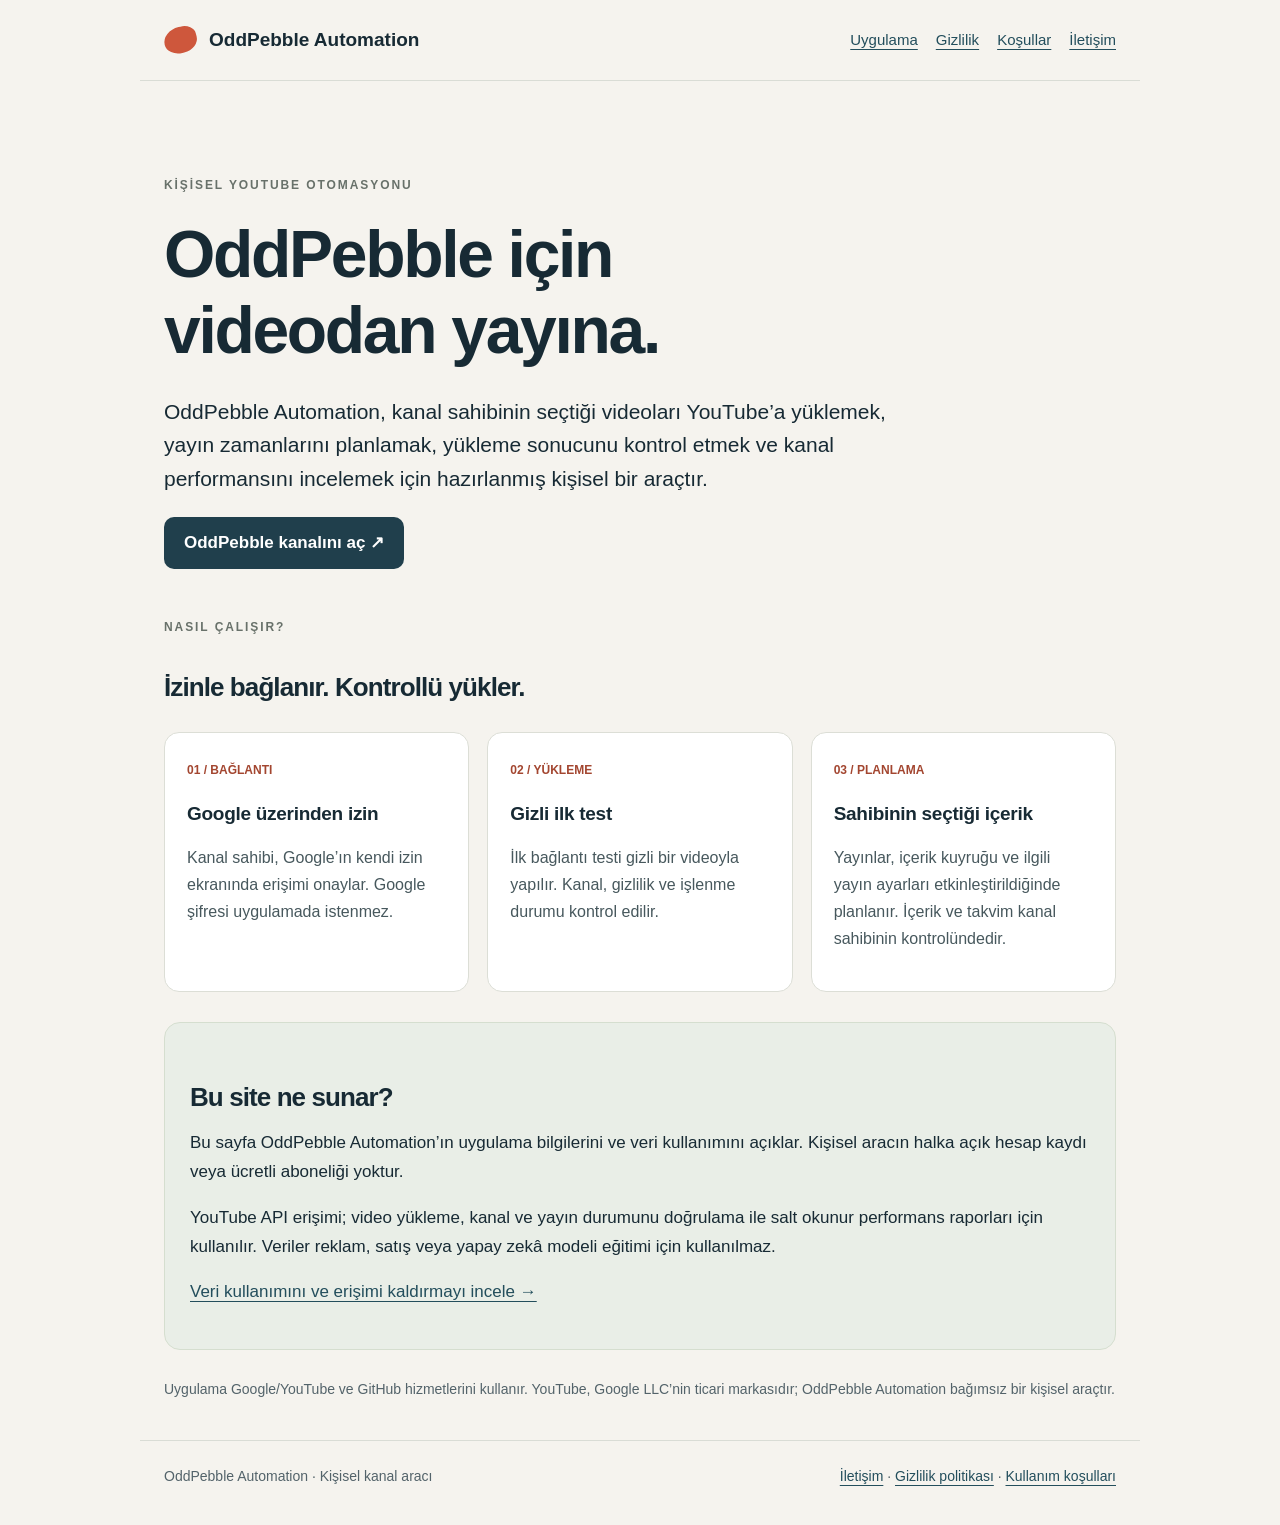
<file: index.html>
<!doctype html>
<html lang="tr">
<head>
<meta charset="utf-8">
<meta name="viewport" content="width=device-width,initial-scale=1">
<title>Uygulama · OddPebble Automation</title>
<meta name="description" content="OddPebble kanal sahibinin kişisel YouTube video yükleme, yayın planlama ve analiz aracı.">
<meta name="referrer" content="strict-origin-when-cross-origin">
<link rel="stylesheet" href="/style.css">
</head>
<body>
<header><a class="brand" href="/"><span class="mark" aria-hidden="true"></span>OddPebble Automation</a><nav aria-label="Ana menü"><a href="/">Uygulama</a><a href="/privacy/">Gizlilik</a><a href="/terms/">Koşullar</a><a href="/contact/">İletişim</a></nav></header>
<main>
<section class="hero">
<p class="eyebrow">Kişisel YouTube otomasyonu</p>
<h1>OddPebble için<br>videodan yayına.</h1>
<p class="lead">OddPebble Automation, kanal sahibinin seçtiği videoları YouTube’a yüklemek, yayın zamanlarını planlamak, yükleme sonucunu kontrol etmek ve kanal performansını incelemek için hazırlanmış kişisel bir araçtır.</p>
<a class="button" href="https://www.youtube.com/channel/UCy5vpmgH4IYpyuxqG7ZuaDw">OddPebble kanalını aç ↗</a>
</section>
<section aria-labelledby="how">
<p class="eyebrow">Nasıl çalışır?</p>
<h2 id="how">İzinle bağlanır. Kontrollü yükler.</h2>
<div class="grid">
<article class="card"><span class="number">01 / BAĞLANTI</span><h3>Google üzerinden izin</h3><p>Kanal sahibi, Google’ın kendi izin ekranında erişimi onaylar. Google şifresi uygulamada istenmez.</p></article>
<article class="card"><span class="number">02 / YÜKLEME</span><h3>Gizli ilk test</h3><p>İlk bağlantı testi gizli bir videoyla yapılır. Kanal, gizlilik ve işlenme durumu kontrol edilir.</p></article>
<article class="card"><span class="number">03 / PLANLAMA</span><h3>Sahibinin seçtiği içerik</h3><p>Yayınlar, içerik kuyruğu ve ilgili yayın ayarları etkinleştirildiğinde planlanır. İçerik ve takvim kanal sahibinin kontrolündedir.</p></article>
</div>
</section>
<section class="panel">
<h2>Bu site ne sunar?</h2>
<p>Bu sayfa OddPebble Automation’ın uygulama bilgilerini ve veri kullanımını açıklar. Kişisel aracın halka açık hesap kaydı veya ücretli aboneliği yoktur.</p>
<p>YouTube API erişimi; video yükleme, kanal ve yayın durumunu doğrulama ile salt okunur performans raporları için kullanılır. Veriler reklam, satış veya yapay zekâ modeli eğitimi için kullanılmaz.</p>
<p><a href="/privacy/">Veri kullanımını ve erişimi kaldırmayı incele →</a></p>
</section>
<p class="meta">Uygulama Google/YouTube ve GitHub hizmetlerini kullanır. YouTube, Google LLC’nin ticari markasıdır; OddPebble Automation bağımsız bir kişisel araçtır.</p>
</main>
<footer><span>OddPebble Automation · Kişisel kanal aracı</span><span><a href="/contact/">İletişim</a> · <a href="/privacy/">Gizlilik politikası</a> · <a href="/terms/">Kullanım koşulları</a></span></footer>
</body>
</html>
</file>
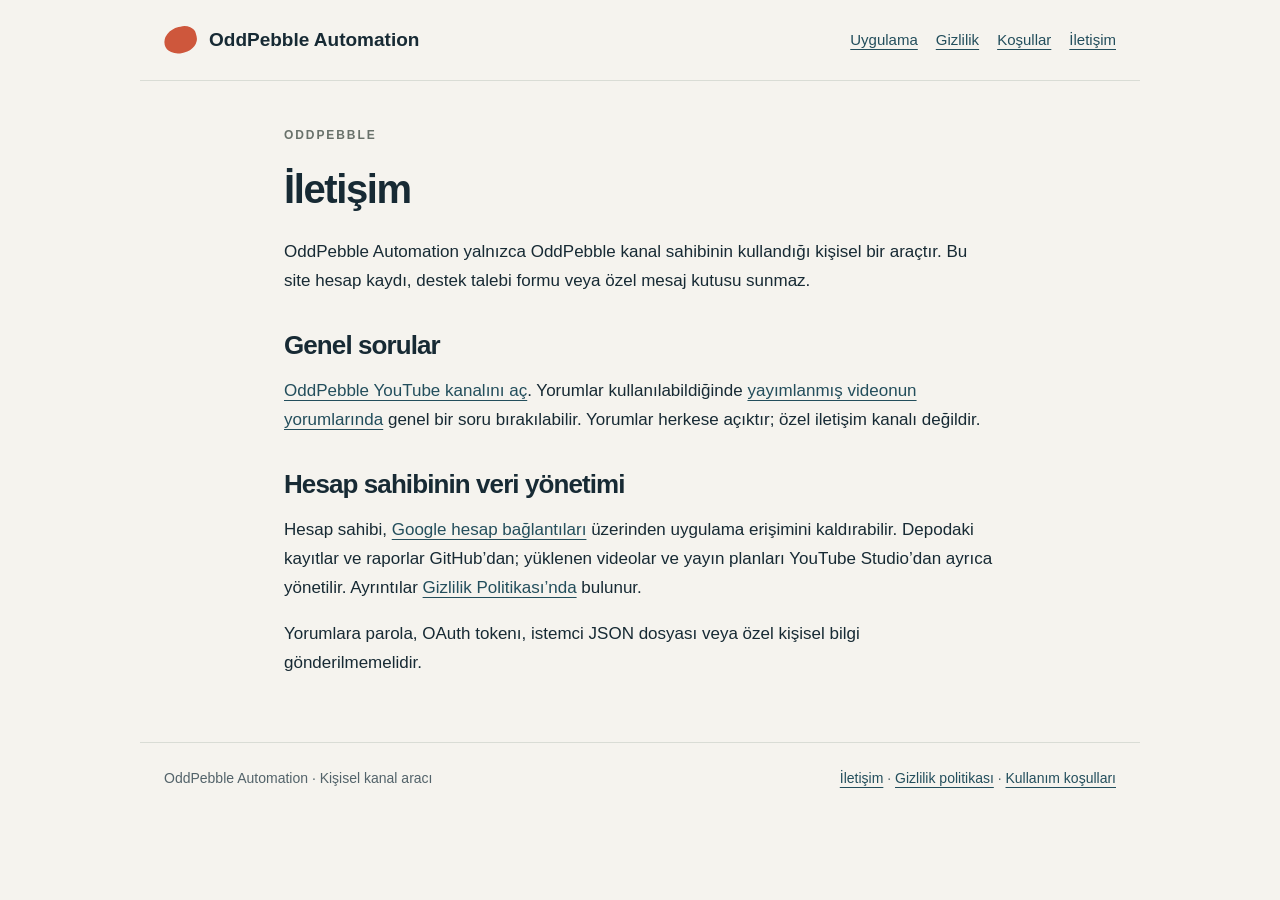
<file: contact/index.html>
<!doctype html>
<html lang="tr">
<head>
<meta charset="utf-8">
<meta name="viewport" content="width=device-width,initial-scale=1">
<title>İletişim · OddPebble Automation</title>
<meta name="description" content="OddPebble genel iletişim ve hesap sahibinin veri erişimi yönetimi.">
<meta name="referrer" content="strict-origin-when-cross-origin">
<link rel="stylesheet" href="/style.css">
</head>
<body>
<header><a class="brand" href="/"><span class="mark" aria-hidden="true"></span>OddPebble Automation</a><nav aria-label="Ana menü"><a href="/">Uygulama</a><a href="/privacy/">Gizlilik</a><a href="/terms/">Koşullar</a><a href="/contact/">İletişim</a></nav></header>
<main class="legal">
<p class="eyebrow">OddPebble</p>
<h1>İletişim</h1>
<p>OddPebble Automation yalnızca OddPebble kanal sahibinin kullandığı kişisel bir araçtır. Bu site hesap kaydı, destek talebi formu veya özel mesaj kutusu sunmaz.</p>
<h2>Genel sorular</h2>
<p><a href="https://www.youtube.com/channel/UCy5vpmgH4IYpyuxqG7ZuaDw">OddPebble YouTube kanalını aç</a>. Yorumlar kullanılabildiğinde <a href="https://www.youtube.com/watch?v=R79THnkCGk0">yayımlanmış videonun yorumlarında</a> genel bir soru bırakılabilir. Yorumlar herkese açıktır; özel iletişim kanalı değildir.</p>
<h2>Hesap sahibinin veri yönetimi</h2>
<p>Hesap sahibi, <a href="https://myaccount.google.com/connections">Google hesap bağlantıları</a> üzerinden uygulama erişimini kaldırabilir. Depodaki kayıtlar ve raporlar GitHub’dan; yüklenen videolar ve yayın planları YouTube Studio’dan ayrıca yönetilir. Ayrıntılar <a href="/privacy/">Gizlilik Politikası’nda</a> bulunur.</p>
<p>Yorumlara parola, OAuth tokenı, istemci JSON dosyası veya özel kişisel bilgi gönderilmemelidir.</p>
</main>
<footer><span>OddPebble Automation · Kişisel kanal aracı</span><span><a href="/contact/">İletişim</a> · <a href="/privacy/">Gizlilik politikası</a> · <a href="/terms/">Kullanım koşulları</a></span></footer>
</body>
</html>
</file>
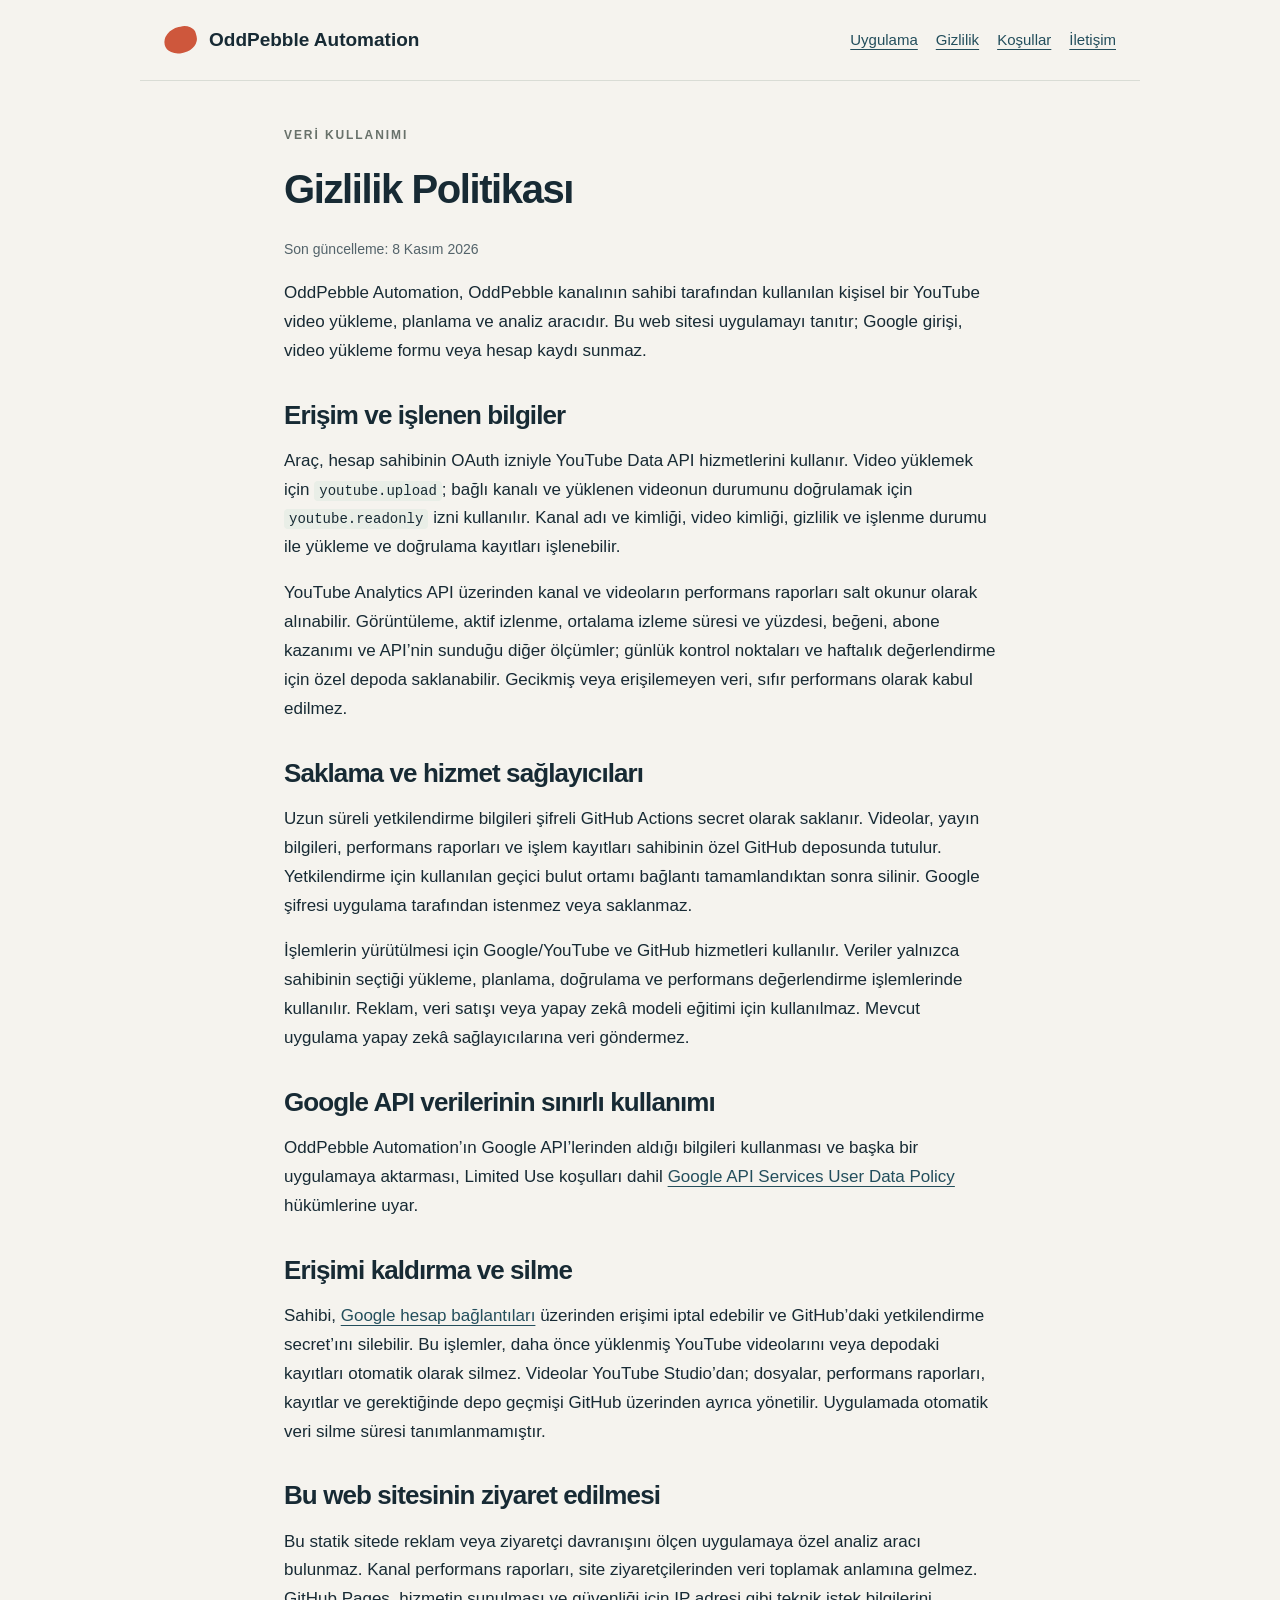
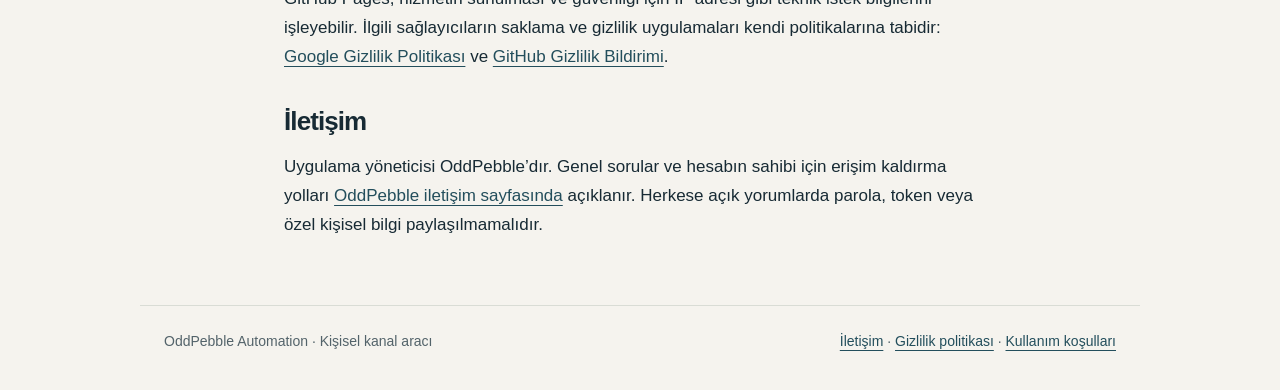
<file: privacy/index.html>
<!doctype html>
<html lang="tr">
<head>
<meta charset="utf-8">
<meta name="viewport" content="width=device-width,initial-scale=1">
<title>Gizlilik Politikası · OddPebble Automation</title>
<meta name="description" content="OddPebble Automation veri erişimi, saklama, kullanım ve silme açıklamaları.">
<meta name="referrer" content="strict-origin-when-cross-origin">
<link rel="stylesheet" href="/style.css">
</head>
<body>
<header><a class="brand" href="/"><span class="mark" aria-hidden="true"></span>OddPebble Automation</a><nav aria-label="Ana menü"><a href="/">Uygulama</a><a href="/privacy/">Gizlilik</a><a href="/terms/">Koşullar</a><a href="/contact/">İletişim</a></nav></header>
<main class="legal">
<p class="eyebrow">Veri kullanımı</p>
<h1>Gizlilik Politikası</h1>
<p class="meta">Son güncelleme: 8 Kasım 2026</p>
<p>OddPebble Automation, OddPebble kanalının sahibi tarafından kullanılan kişisel bir YouTube video yükleme, planlama ve analiz aracıdır. Bu web sitesi uygulamayı tanıtır; Google girişi, video yükleme formu veya hesap kaydı sunmaz.</p>
<h2>Erişim ve işlenen bilgiler</h2>
<p>Araç, hesap sahibinin OAuth izniyle YouTube Data API hizmetlerini kullanır. Video yüklemek için <code>youtube.upload</code>; bağlı kanalı ve yüklenen videonun durumunu doğrulamak için <code>youtube.readonly</code> izni kullanılır. Kanal adı ve kimliği, video kimliği, gizlilik ve işlenme durumu ile yükleme ve doğrulama kayıtları işlenebilir.</p>
<p>YouTube Analytics API üzerinden kanal ve videoların performans raporları salt okunur olarak alınabilir. Görüntüleme, aktif izlenme, ortalama izleme süresi ve yüzdesi, beğeni, abone kazanımı ve API’nin sunduğu diğer ölçümler; günlük kontrol noktaları ve haftalık değerlendirme için özel depoda saklanabilir. Gecikmiş veya erişilemeyen veri, sıfır performans olarak kabul edilmez.</p>
<h2>Saklama ve hizmet sağlayıcıları</h2>
<p>Uzun süreli yetkilendirme bilgileri şifreli GitHub Actions secret olarak saklanır. Videolar, yayın bilgileri, performans raporları ve işlem kayıtları sahibinin özel GitHub deposunda tutulur. Yetkilendirme için kullanılan geçici bulut ortamı bağlantı tamamlandıktan sonra silinir. Google şifresi uygulama tarafından istenmez veya saklanmaz.</p>
<p>İşlemlerin yürütülmesi için Google/YouTube ve GitHub hizmetleri kullanılır. Veriler yalnızca sahibinin seçtiği yükleme, planlama, doğrulama ve performans değerlendirme işlemlerinde kullanılır. Reklam, veri satışı veya yapay zekâ modeli eğitimi için kullanılmaz. Mevcut uygulama yapay zekâ sağlayıcılarına veri göndermez.</p>
<h2>Google API verilerinin sınırlı kullanımı</h2>
<p>OddPebble Automation’ın Google API’lerinden aldığı bilgileri kullanması ve başka bir uygulamaya aktarması, Limited Use koşulları dahil <a href="https://developers.google.com/terms/api-services-user-data-policy">Google API Services User Data Policy</a> hükümlerine uyar.</p>
<h2>Erişimi kaldırma ve silme</h2>
<p>Sahibi, <a href="https://myaccount.google.com/connections">Google hesap bağlantıları</a> üzerinden erişimi iptal edebilir ve GitHub’daki yetkilendirme secret’ını silebilir. Bu işlemler, daha önce yüklenmiş YouTube videolarını veya depodaki kayıtları otomatik olarak silmez. Videolar YouTube Studio’dan; dosyalar, performans raporları, kayıtlar ve gerektiğinde depo geçmişi GitHub üzerinden ayrıca yönetilir. Uygulamada otomatik veri silme süresi tanımlanmamıştır.</p>
<h2>Bu web sitesinin ziyaret edilmesi</h2>
<p>Bu statik sitede reklam veya ziyaretçi davranışını ölçen uygulamaya özel analiz aracı bulunmaz. Kanal performans raporları, site ziyaretçilerinden veri toplamak anlamına gelmez. GitHub Pages, hizmetin sunulması ve güvenliği için IP adresi gibi teknik istek bilgilerini işleyebilir. İlgili sağlayıcıların saklama ve gizlilik uygulamaları kendi politikalarına tabidir: <a href="https://policies.google.com/privacy">Google Gizlilik Politikası</a> ve <a href="https://docs.github.com/en/site-policy/privacy-policies/github-general-privacy-statement">GitHub Gizlilik Bildirimi</a>.</p>
<h2>İletişim</h2>
<p>Uygulama yöneticisi OddPebble’dır. Genel sorular ve hesabın sahibi için erişim kaldırma yolları <a href="/contact/">OddPebble iletişim sayfasında</a> açıklanır. Herkese açık yorumlarda parola, token veya özel kişisel bilgi paylaşılmamalıdır.</p>
</main>
<footer><span>OddPebble Automation · Kişisel kanal aracı</span><span><a href="/contact/">İletişim</a> · <a href="/privacy/">Gizlilik politikası</a> · <a href="/terms/">Kullanım koşulları</a></span></footer>
</body>
</html>
</file>
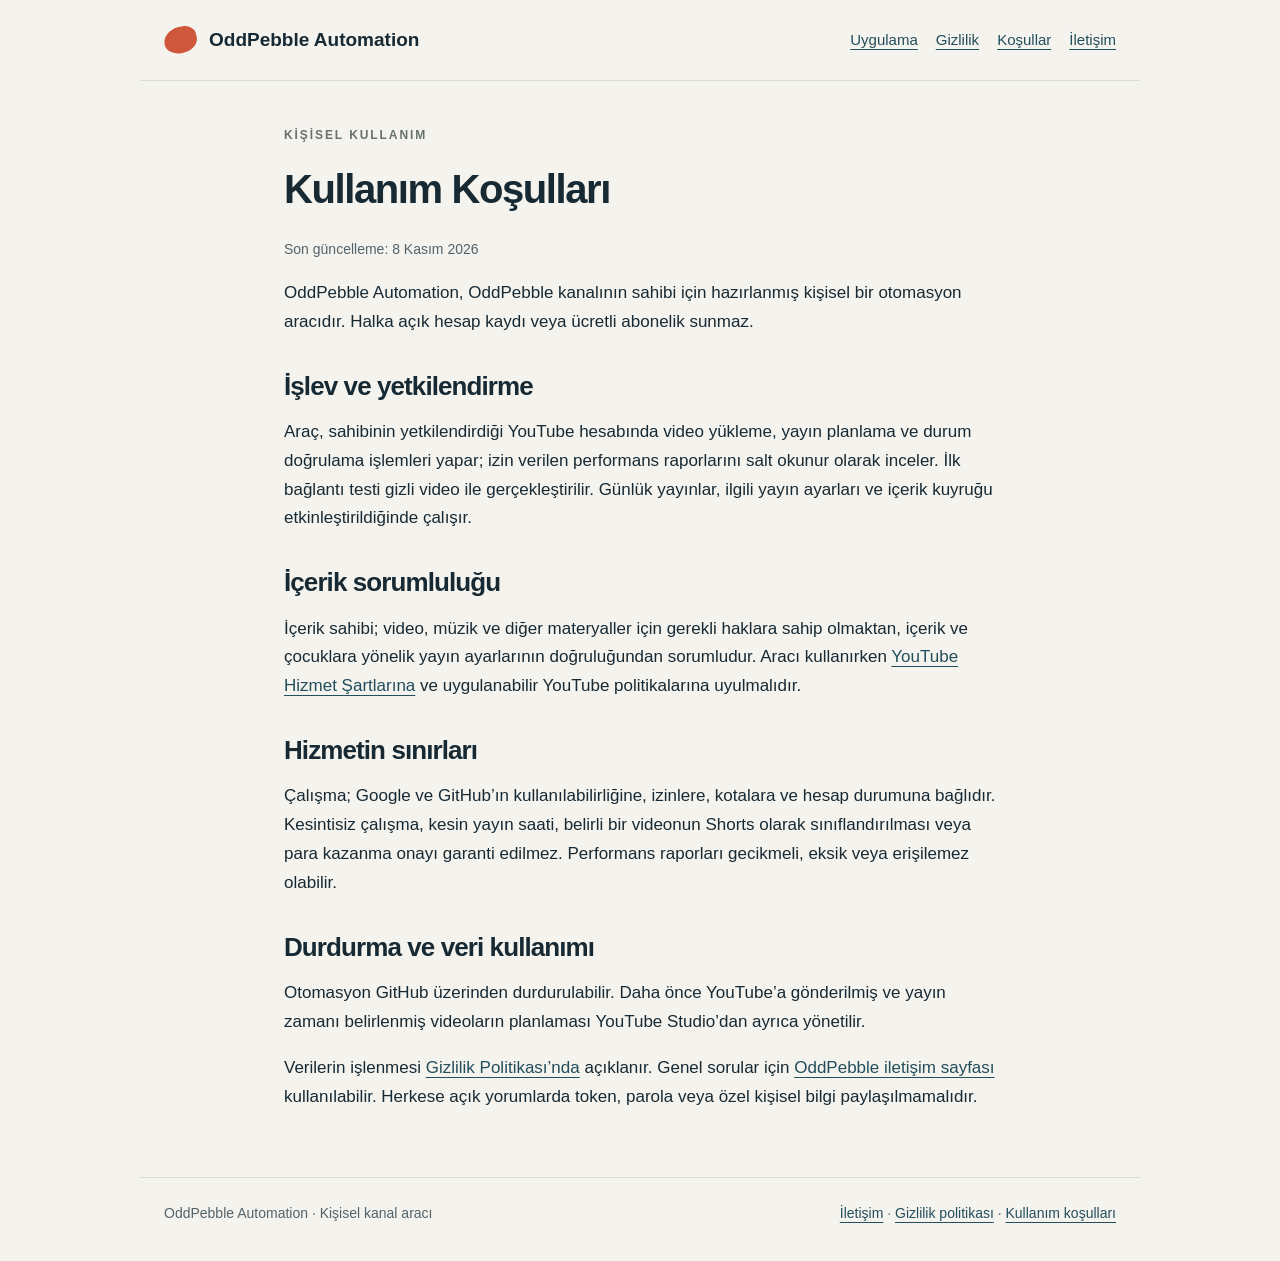
<file: terms/index.html>
<!doctype html>
<html lang="tr">
<head>
<meta charset="utf-8">
<meta name="viewport" content="width=device-width,initial-scale=1">
<title>Kullanım Koşulları · OddPebble Automation</title>
<meta name="description" content="OddPebble Automation kişisel kullanım koşulları ve YouTube hizmet şartları.">
<meta name="referrer" content="strict-origin-when-cross-origin">
<link rel="stylesheet" href="/style.css">
</head>
<body>
<header><a class="brand" href="/"><span class="mark" aria-hidden="true"></span>OddPebble Automation</a><nav aria-label="Ana menü"><a href="/">Uygulama</a><a href="/privacy/">Gizlilik</a><a href="/terms/">Koşullar</a><a href="/contact/">İletişim</a></nav></header>
<main class="legal">
<p class="eyebrow">Kişisel kullanım</p>
<h1>Kullanım Koşulları</h1>
<p class="meta">Son güncelleme: 8 Kasım 2026</p>
<p>OddPebble Automation, OddPebble kanalının sahibi için hazırlanmış kişisel bir otomasyon aracıdır. Halka açık hesap kaydı veya ücretli abonelik sunmaz.</p>
<h2>İşlev ve yetkilendirme</h2>
<p>Araç, sahibinin yetkilendirdiği YouTube hesabında video yükleme, yayın planlama ve durum doğrulama işlemleri yapar; izin verilen performans raporlarını salt okunur olarak inceler. İlk bağlantı testi gizli video ile gerçekleştirilir. Günlük yayınlar, ilgili yayın ayarları ve içerik kuyruğu etkinleştirildiğinde çalışır.</p>
<h2>İçerik sorumluluğu</h2>
<p>İçerik sahibi; video, müzik ve diğer materyaller için gerekli haklara sahip olmaktan, içerik ve çocuklara yönelik yayın ayarlarının doğruluğundan sorumludur. Aracı kullanırken <a href="https://www.youtube.com/t/terms">YouTube Hizmet Şartlarına</a> ve uygulanabilir YouTube politikalarına uyulmalıdır.</p>
<h2>Hizmetin sınırları</h2>
<p>Çalışma; Google ve GitHub’ın kullanılabilirliğine, izinlere, kotalara ve hesap durumuna bağlıdır. Kesintisiz çalışma, kesin yayın saati, belirli bir videonun Shorts olarak sınıflandırılması veya para kazanma onayı garanti edilmez. Performans raporları gecikmeli, eksik veya erişilemez olabilir.</p>
<h2>Durdurma ve veri kullanımı</h2>
<p>Otomasyon GitHub üzerinden durdurulabilir. Daha önce YouTube’a gönderilmiş ve yayın zamanı belirlenmiş videoların planlaması YouTube Studio’dan ayrıca yönetilir.</p>
<p>Verilerin işlenmesi <a href="/privacy/">Gizlilik Politikası’nda</a> açıklanır. Genel sorular için <a href="/contact/">OddPebble iletişim sayfası</a> kullanılabilir. Herkese açık yorumlarda token, parola veya özel kişisel bilgi paylaşılmamalıdır.</p>
</main>
<footer><span>OddPebble Automation · Kişisel kanal aracı</span><span><a href="/contact/">İletişim</a> · <a href="/privacy/">Gizlilik politikası</a> · <a href="/terms/">Kullanım koşulları</a></span></footer>
</body>
</html>
</file>
<file: style.css>
*{box-sizing:border-box}html{color-scheme:light}body{margin:0;background:#f5f3ee;color:#172a34;font:17px/1.7 -apple-system,BlinkMacSystemFont,"Segoe UI",sans-serif}a{color:#234e5c;text-decoration-thickness:1px;text-underline-offset:4px}a:focus-visible{outline:3px solid #ce573c;outline-offset:5px}header,main,footer{max-width:1000px;margin:auto;padding:24px}header{display:flex;gap:20px;justify-content:space-between;align-items:center;border-bottom:1px solid #d9dcd5}header a.brand{font-size:19px;font-weight:750;text-decoration:none;color:inherit;display:flex;align-items:center;gap:12px}.mark{width:33px;height:26px;border-radius:57% 43% 51% 49%;background:#ce573c;display:inline-block;transform:rotate(-14deg)}nav{display:flex;flex-wrap:wrap;gap:18px;font-size:15px}h1,h2,h3{line-height:1.16;letter-spacing:-.035em}h1{font-size:clamp(35px,7vw,66px);max-width:850px;margin:20px 0 26px}h2{font-size:26px;margin:34px 0 12px}h3{font-size:19px;letter-spacing:-.015em}.eyebrow{font-size:12px;font-weight:800;letter-spacing:.16em;text-transform:uppercase;color:#68716a}.lead{font-size:21px;line-height:1.6;max-width:740px}.hero{padding:58px 0 36px}.grid{display:grid;grid-template-columns:repeat(3,1fr);gap:18px;margin:30px 0}.card{padding:22px;background:#fff;border:1px solid #dcded6;border-radius:15px}.number{font-size:12px;font-weight:800;color:#a34630}.card p{font-size:16px;color:#47585d}.panel{background:#e9eee7;border:1px solid #d5decf;border-radius:16px;padding:25px;margin:28px 0}.button{display:inline-block;background:#203f4c;color:white;border-radius:10px;padding:12px 20px;text-decoration:none;font-weight:650}.legal{max-width:760px;padding-top:32px;padding-bottom:48px}.legal h1{font-size:40px}.legal p,.legal li{overflow-wrap:anywhere}.meta,footer{font-size:14px;color:#53636a}footer{border-top:1px solid #d9dcd5;display:flex;justify-content:space-between;flex-wrap:wrap;gap:14px;padding-bottom:36px}ul{padding-left:24px}code{background:#e9eee7;border-radius:4px;padding:2px 5px;font-size:14px;overflow-wrap:anywhere}@media(max-width:640px){header{display:block;padding:20px}nav{margin-top:18px;gap:14px}main,footer{padding:20px}.hero{padding-top:32px}.grid{grid-template-columns:1fr}.lead{font-size:19px}.legal h1{font-size:34px}}
</file>
